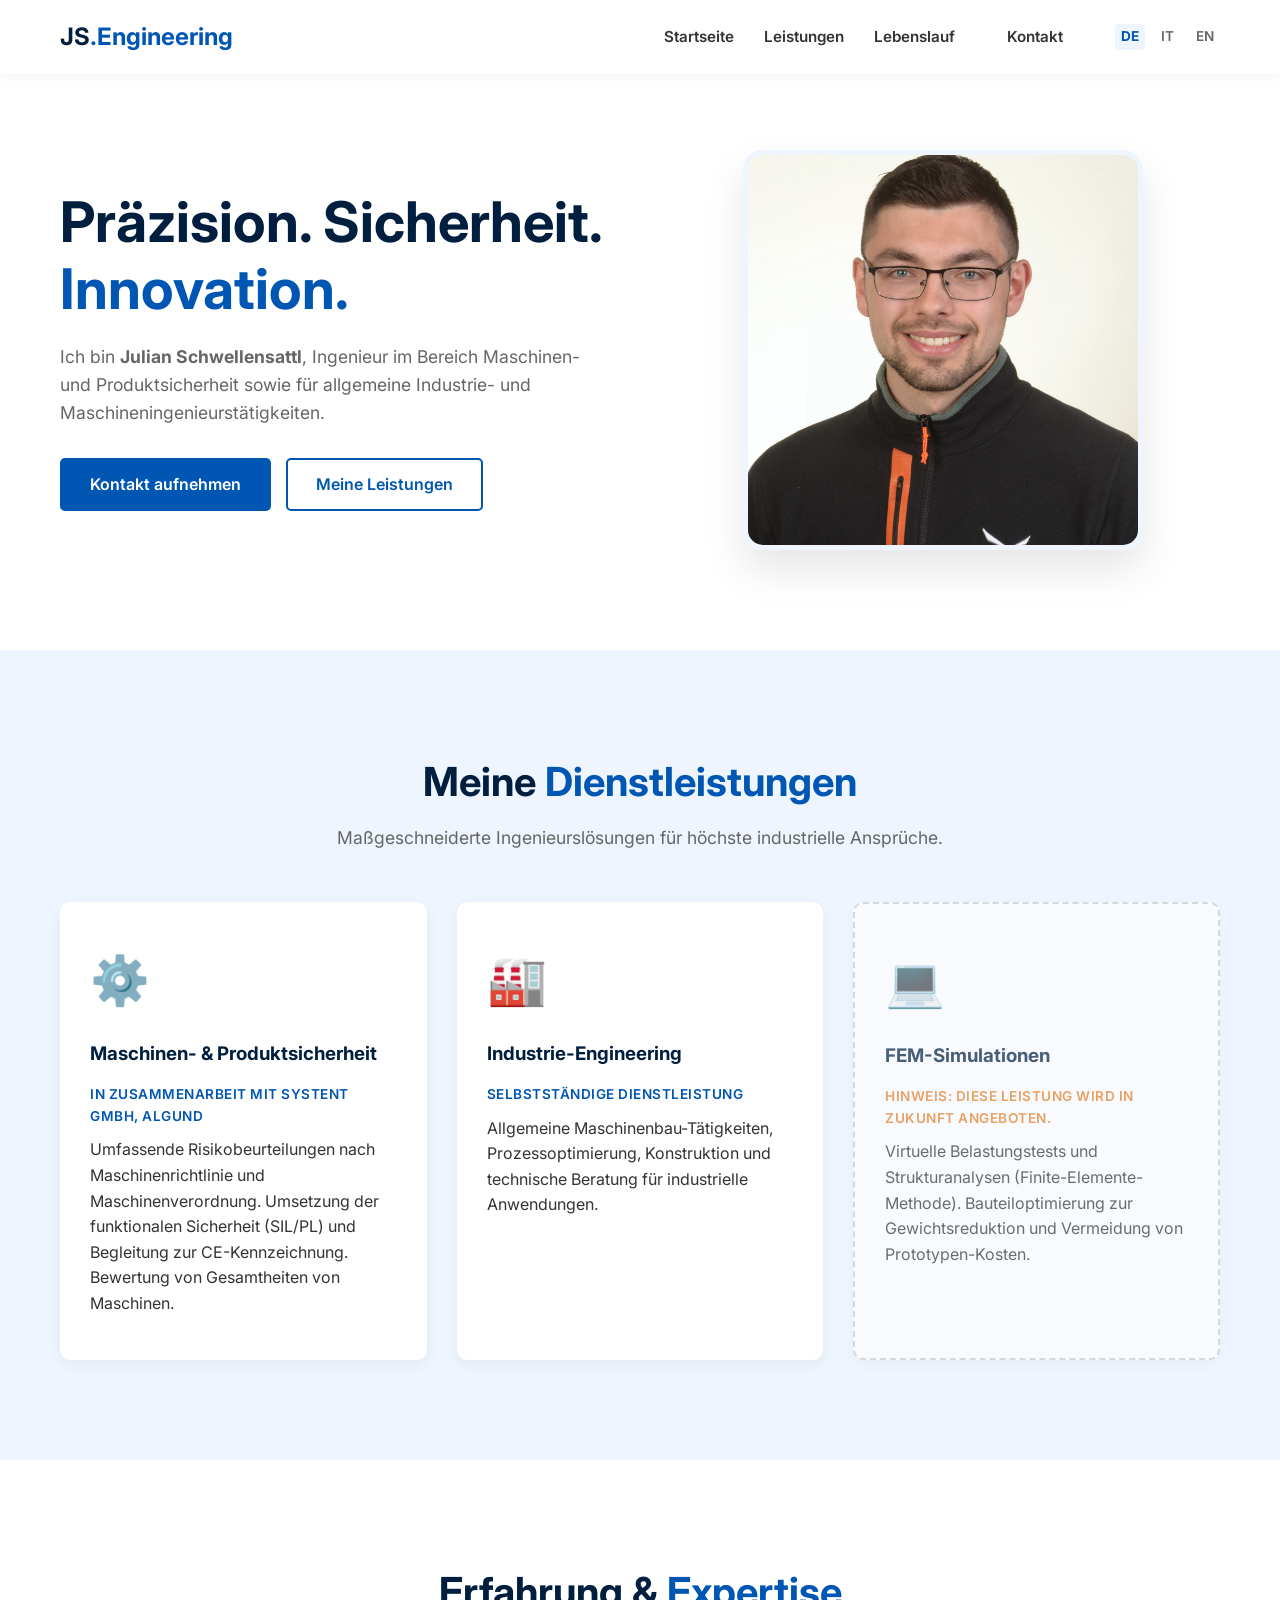
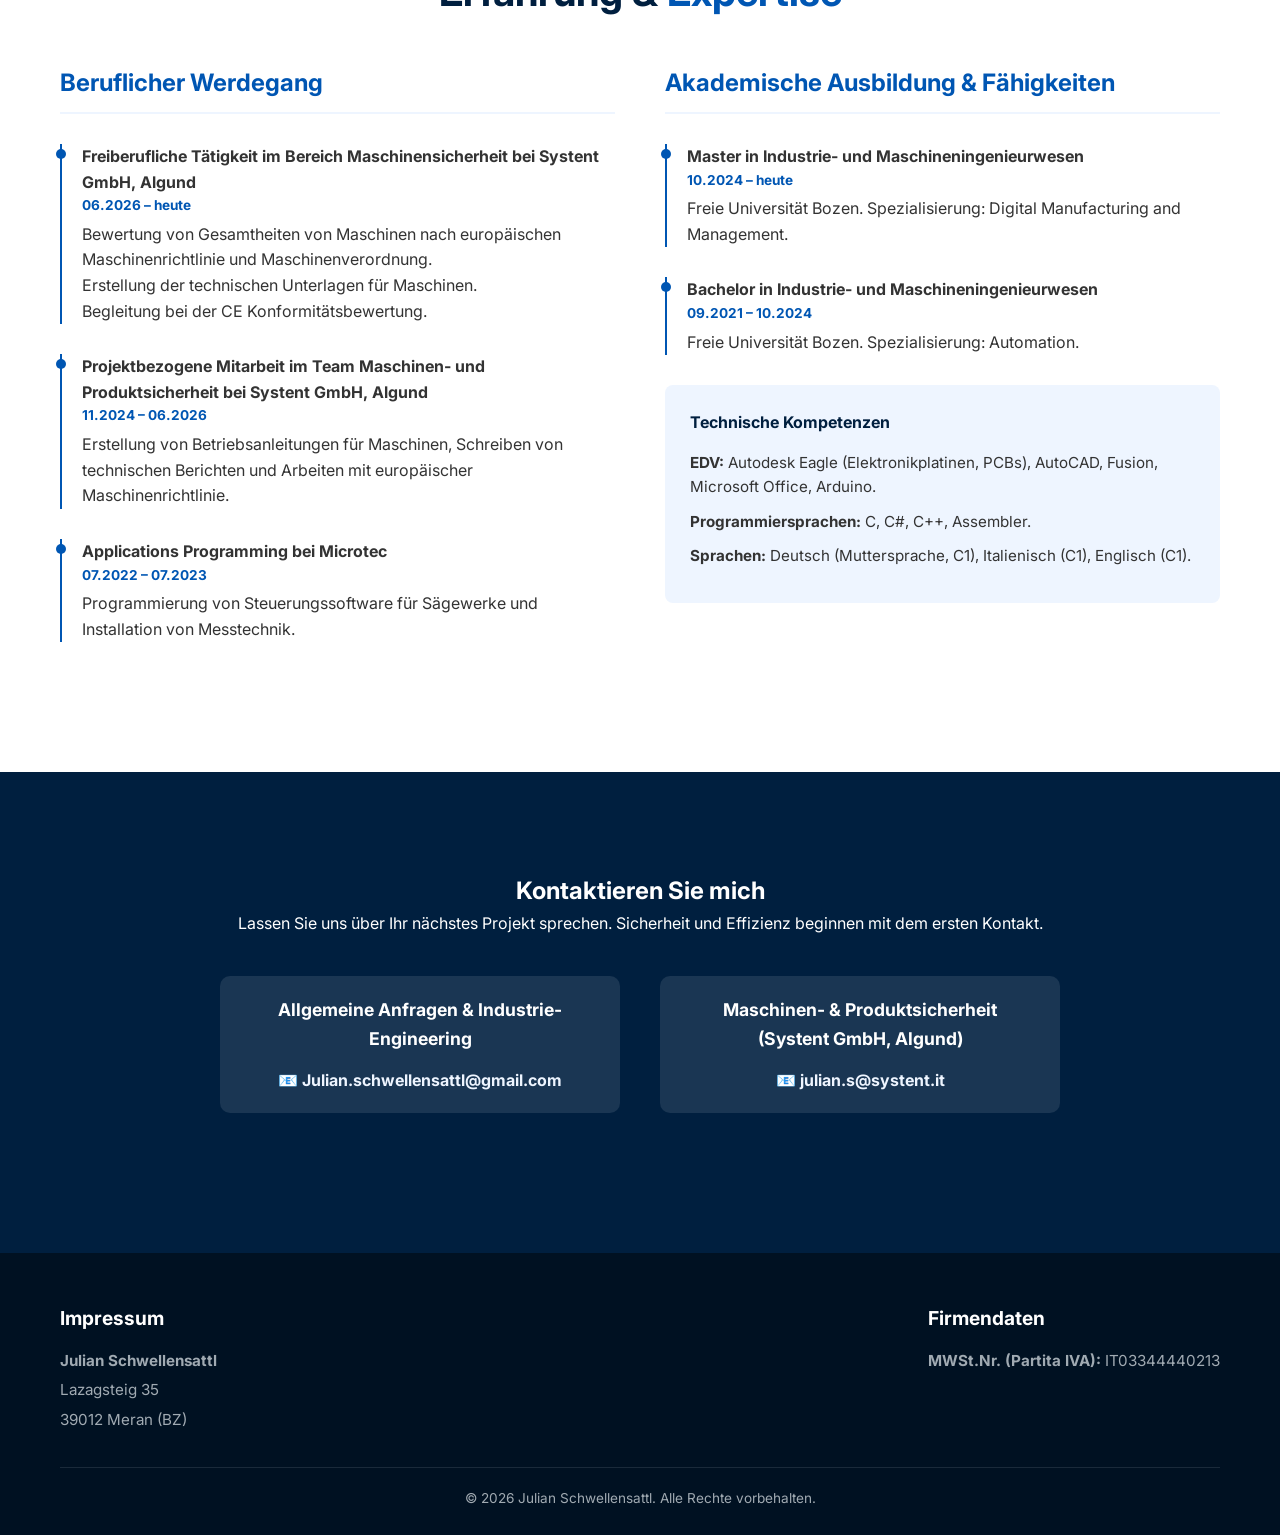
<file: index.html>
<!DOCTYPE html>
<html lang="de">
<head>
	<meta name="google-site-verification" content="HLD8cy2vvzONBcl6k59KqzrnBDxmYVXYlsPNJVeZzLU" />
    <meta charset="UTF-8">
    <meta name="viewport" content="width=device-width, initial-scale=1.0">
    
    <title>Julian Schwellensattl | Ingenieurbüro für Maschinensicherheit in Südtirol</title>
    <meta name="description" content="Freiberuflicher Ingenieur in Meran, Südtirol. Spezialisiert auf Maschinen- & Produktsicherheit, CE-Kennzeichnung, Risikobeurteilungen und Industrie-Engineering.">
    <meta name="keywords" content="Ingenieur, Maschinensicherheit, Produktsicherheit, CE-Kennzeichnung, Risikobeurteilung, Industrie-Engineering, Meran, Südtirol, Julian Schwellensattl, Systent">
    <meta name="author" content="Julian Schwellensattl">
    <meta name="robots" content="index, follow">

    <meta property="og:title" content="Julian Schwellensattl | Ingenieurbüro für Maschinensicherheit">
    <meta property="og:description" content="Spezialist für Maschinen- und Produktsicherheit in Meran. Begleitung zur CE-Kennzeichnung und Industrie-Engineering.">
    <meta property="og:type" content="website">
    <meta property="og:url" content="https://julianschwellensattl.github.io/">
    <meta property="og:image" content="https://julianschwellensattl.github.io/images/julian-schwellensattl-ingenieur-maschinensicherheit-meran.jpg">

    <link rel="stylesheet" href="style.css">
    <link href="https://fonts.googleapis.com/css2?family=Inter:wght@300;400;600;700&display=swap" rel="stylesheet">

    <script type="application/ld+json">
    {
      "@context": "https://schema.org",
      "@type": "ProfessionalService",
      "name": "Julian Schwellensattl - Ingenieurbüro",
      "image": "https://julianschwellensattl.github.io/images/julian-schwellensattl-ingenieur-maschinensicherheit-meran.jpg",
      "@id": "https://julianschwellensattl.github.io/",
      "url": "https://julianschwellensattl.github.io/",
      "address": {
        "@type": "PostalAddress",
        "streetAddress": "Lazagsteig 35",
        "addressLocality": "Meran",
        "postalCode": "39012",
        "addressRegion": "BZ",
        "addressCountry": "IT"
      },
      "geo": {
        "@type": "GeoCoordinates",
        "latitude": 46.6797,
        "longitude": 11.1595
      }
    }
    </script>
</head>
<body>

    <div class="loader-wrapper">
        <div class="loader"></div>
        <p class="loader-text">Systeme werden hochgefahren...</p>
    </div>

    <nav class="navbar">
        <div class="container nav-container">
            <div class="logo">JS<span>.Engineering</span></div>
            <div class="nav-right">
                <ul class="nav-links">
                    <li><a href="#home">Startseite</a></li>
                    <li><a href="#services">Leistungen</a></li>
                    <li><a href="#portfolio">Lebenslauf</a></li>
                    <li><a href="#contact" class="btn btn-small">Kontakt</a></li>
                </ul>
                <div class="lang-switch">
                    <a href="index.html" class="active">DE</a>
                    <a href="index-it.html">IT</a>
                    <a href="index-en.html">EN</a>
                </div>
            </div>
        </div>
    </nav>

    <header id="home" class="hero">
        <div class="container hero-container">
            <div class="hero-content">
                <h1>Präzision. Sicherheit. <br><span class="highlight">Innovation.</span></h1>
                <p>Ich bin <strong>Julian Schwellensattl</strong>, Ingenieur im Bereich Maschinen- und Produktsicherheit sowie für allgemeine Industrie- und Maschineningenieurstätigkeiten.</p>
                <div class="hero-buttons">
                    <a href="#contact" class="btn btn-primary">Kontakt aufnehmen</a>
                    <a href="#services" class="btn btn-secondary">Meine Leistungen</a>
                </div>
            </div>
            <div class="hero-image">
                <img src="images/julian-schwellensattl-ingenieur-maschinensicherheit-meran.jpg" alt="Julian Schwellensattl - Ingenieur für Maschinensicherheit in Meran">
            </div>
        </div>
    </header>

    <section id="services" class="services section-padding bg-light">
        <div class="container">
            <h2 class="section-title">Meine <span>Dienstleistungen</span></h2>
            <p class="section-subtitle">Maßgeschneiderte Ingenieurslösungen für höchste industrielle Ansprüche.</p>
            
            <div class="grid-3">
                <div class="card">
                    <div class="card-icon">⚙️</div>
                    <h3>Maschinen- & Produktsicherheit</h3>
                    <p class="note">In Zusammenarbeit mit Systent GmbH, Algund</p>
                    <p>Umfassende Risikobeurteilungen nach Maschinenrichtlinie und Maschinenverordnung. Umsetzung der funktionalen Sicherheit (SIL/PL) und Begleitung zur CE-Kennzeichnung. Bewertung von Gesamtheiten von Maschinen.</p>
                </div>
                
                <div class="card">
                    <div class="card-icon">🏭</div>
                    <h3>Industrie-Engineering</h3>
                    <p class="note">Selbstständige Dienstleistung</p>
                    <p>Allgemeine Maschinenbau-Tätigkeiten, Prozessoptimierung, Konstruktion und technische Beratung für industrielle Anwendungen.</p>
                </div>

                <div class="card placeholder-card">
                    <div class="card-icon">💻</div>
                    <h3>FEM-Simulationen</h3>
                    <p class="note warning">Hinweis: Diese Leistung wird in Zukunft angeboten.</p>
                    <p>Virtuelle Belastungstests und Strukturanalysen (Finite-Elemente-Methode). Bauteiloptimierung zur Gewichtsreduktion und Vermeidung von Prototypen-Kosten.</p>
                </div>
            </div>
        </div>
    </section>

    <section id="portfolio" class="portfolio section-padding">
        <div class="container">
            <h2 class="section-title">Erfahrung & <span>Expertise</span></h2>
            
            <div class="cv-grid">
                <div class="cv-column">
                    <h3>Beruflicher Werdegang</h3>
                    <div class="timeline">
                        <div class="timeline-item">
                            <h4>Freiberufliche Tätigkeit im Bereich Maschinensicherheit bei Systent GmbH, Algund</h4>
                            <span class="date">06.2026 – heute</span>
                            <p>Bewertung von Gesamtheiten von Maschinen nach europäischen Maschinenrichtlinie und Maschinenverordnung.</p>
                            <p>Erstellung der technischen Unterlagen für Maschinen.</p>
                            <p>Begleitung bei der CE Konformitätsbewertung.</p>
                        </div>
                        <div class="timeline-item">
                            <h4>Projektbezogene Mitarbeit im Team Maschinen- und Produktsicherheit bei Systent GmbH, Algund</h4>
                            <span class="date">11.2024 – 06.2026</span>
                            <p>Erstellung von Betriebsanleitungen für Maschinen, Schreiben von technischen Berichten und Arbeiten mit europäischer Maschinenrichtlinie.</p>
                        </div>
                        <div class="timeline-item">
                            <h4>Applications Programming bei Microtec</h4>
                            <span class="date">07.2022 – 07.2023</span>
                            <p>Programmierung von Steuerungssoftware für Sägewerke und Installation von Messtechnik.</p>
                        </div>
                    </div>
                </div>
                
                <div class="cv-column">
                    <h3>Akademische Ausbildung & Fähigkeiten</h3>
                    <div class="timeline">
                        <div class="timeline-item">
                            <h4>Master in Industrie- und Maschineningenieurwesen</h4>
                            <span class="date">10.2024 – heute</span>
                            <p>Freie Universität Bozen. Spezialisierung: Digital Manufacturing and Management.</p>
                        </div>
                        <div class="timeline-item">
                            <h4>Bachelor in Industrie- und Maschineningenieurwesen</h4>
                            <span class="date">09.2021 – 10.2024</span>
                            <p>Freie Universität Bozen. Spezialisierung: Automation.</p>
                        </div>
                    </div>
                    <div class="skills-box">
                        <h4>Technische Kompetenzen</h4>
                        <ul>
                            <li><strong>EDV:</strong> Autodesk Eagle (Elektronikplatinen, PCBs), AutoCAD, Fusion, Microsoft Office, Arduino.</li>
                            <li><strong>Programmiersprachen:</strong> C, C#, C++, Assembler.</li>
                            <li><strong>Sprachen:</strong> Deutsch (Muttersprache, C1), Italienisch (C1), Englisch (C1).</li>
                        </ul>
                    </div>
                </div>
            </div>
        </div>
    </section>

    <section id="contact" class="contact section-padding bg-dark">
        <div class="container text-center">
            <h2>Kontaktieren Sie mich</h2>
            <p>Lassen Sie uns über Ihr nächstes Projekt sprechen. Sicherheit und Effizienz beginnen mit dem ersten Kontakt.</p>
            <div class="contact-grid">
                <div class="contact-box">
                    <h3>Allgemeine Anfragen & Industrie-Engineering</h3>
                    <p>📧 <a href="mailto:Julian.schwellensattl@gmail.com" class="contact-link">Julian.schwellensattl@gmail.com</a></p>
                </div>
                <div class="contact-box">
                    <h3>Maschinen- & Produktsicherheit (Systent GmbH, Algund)</h3>
                    <p>📧 <a href="mailto:julian.s@systent.it" class="contact-link">julian.s@systent.it</a></p>
                </div>
            </div>
            </div>
        </div>
    </section>

    <footer class="footer">
        <div class="container">
            <div class="footer-grid">
                <div class="impressum">
                    <h3>Impressum</h3>
                    <p><strong>Julian Schwellensattl</strong></p>
                    <p>Lazagsteig 35</p>
                    <p>39012 Meran (BZ)</p>
                </div>
                <div class="firmendaten">
                    <h3>Firmendaten</h3>
                    <p><strong>MWSt.Nr. (Partita IVA):</strong> IT03344440213</p>
                </div>
            </div>
            <div class="footer-bottom">
                <p>&copy; 2026 Julian Schwellensattl. Alle Rechte vorbehalten.</p>
            </div>
        </div>
    </footer>

</body>
</html>
</file>
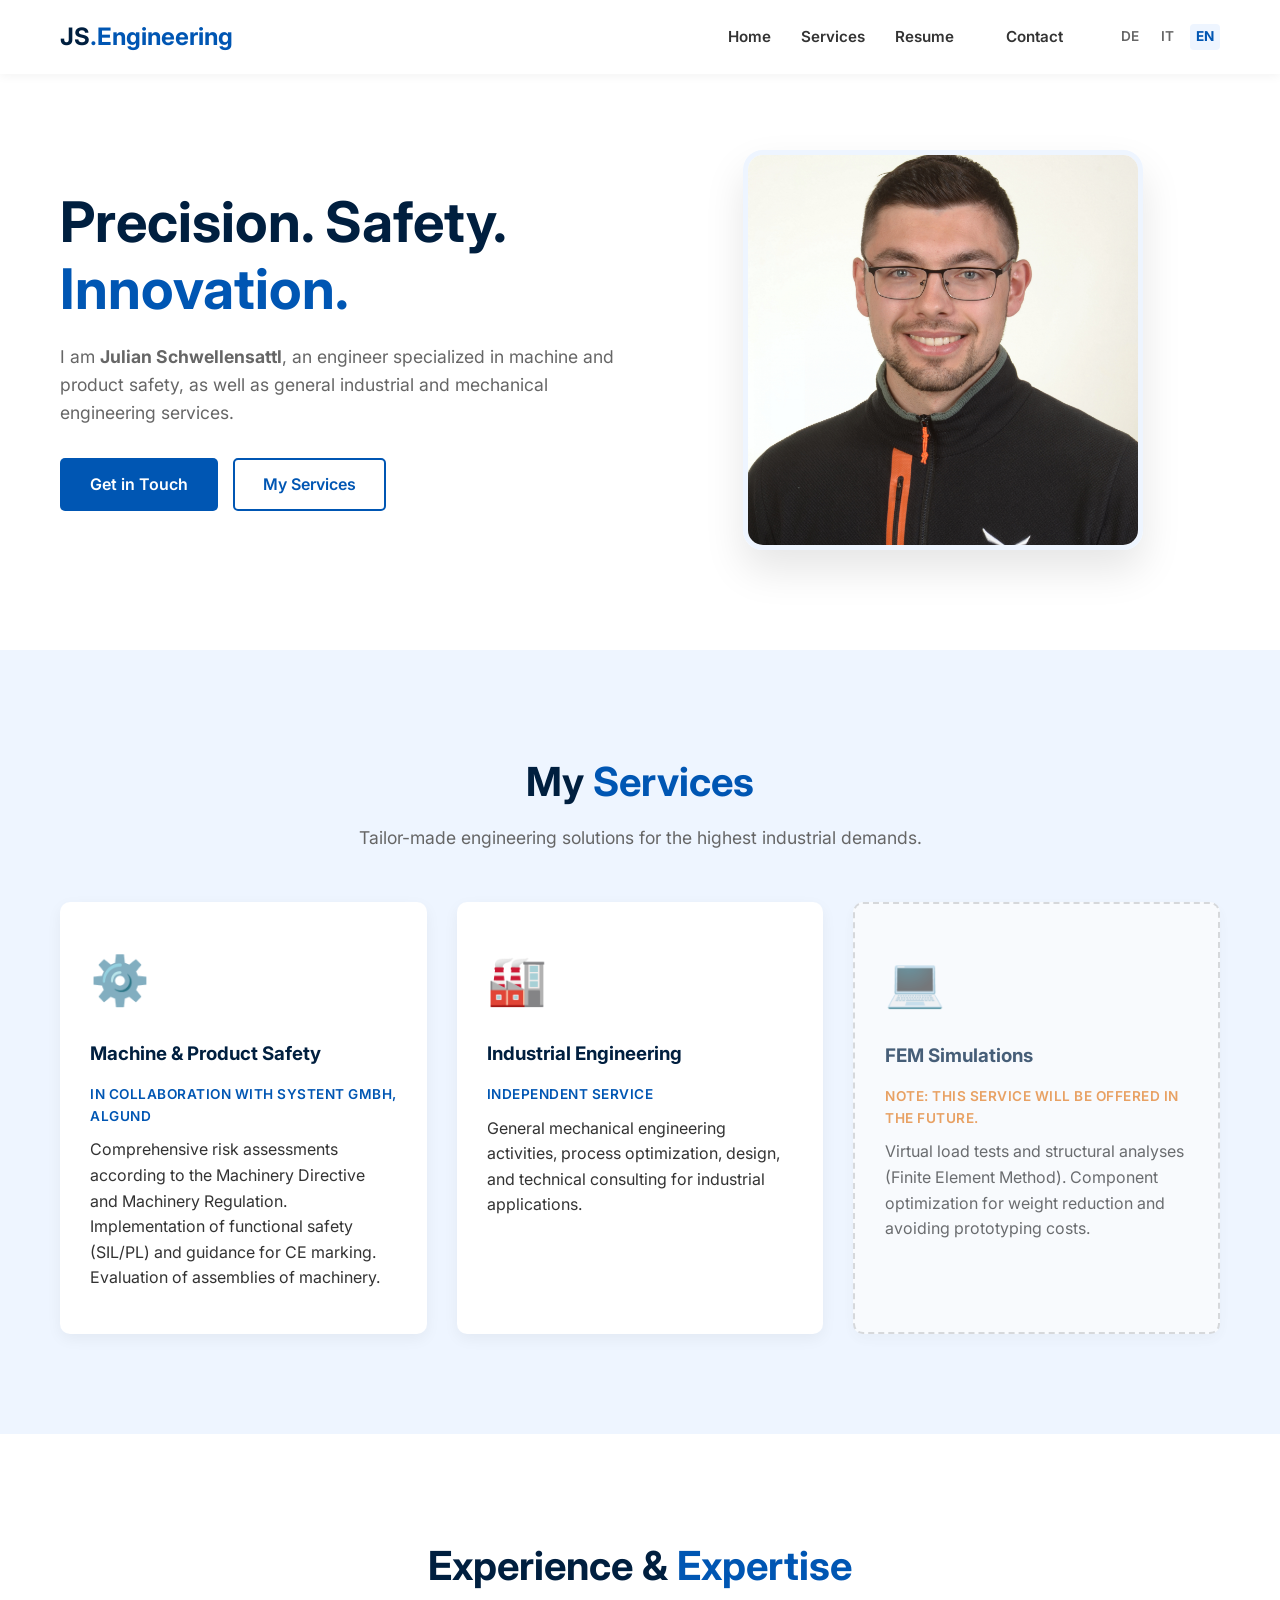
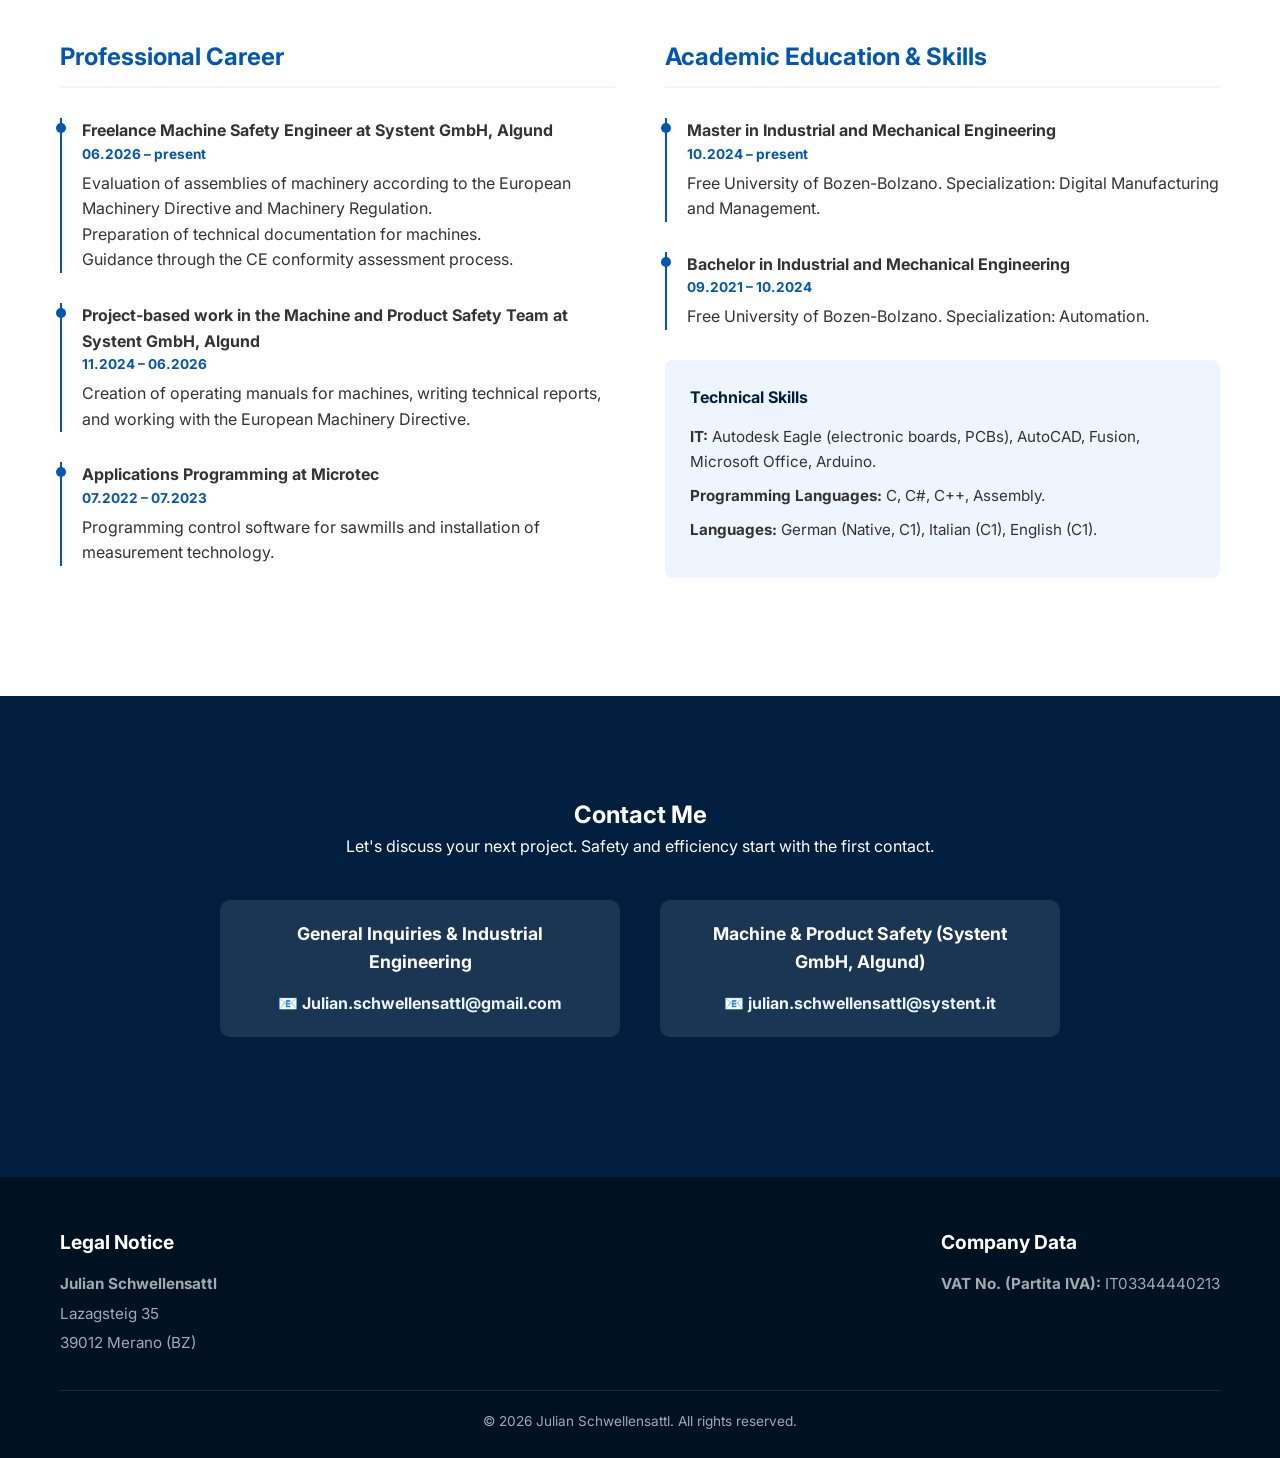
<file: index-en.html>
<!DOCTYPE html>
<html lang="en">
<head>
	<meta name="google-site-verification" content="HLD8cy2vvzONBcl6k59KqzrnBDxmYVXYlsPNJVeZzLU" />
    <meta charset="UTF-8">
    <meta name="viewport" content="width=device-width, initial-scale=1.0">
    
    <title>Julian Schwellensattl | Machine Safety Engineering Office in South Tyrol</title>
    <meta name="description" content="Freelance engineer in Merano, South Tyrol. Specialized in machine & product safety, CE marking, risk assessments, and industrial engineering.">
    <meta name="keywords" content="Engineer, Machine Safety, Product Safety, CE marking, Risk Assessment, Industrial Engineering, Merano, South Tyrol, Julian Schwellensattl, Systent">
    <meta name="author" content="Julian Schwellensattl">
    <meta name="robots" content="index, follow">

    <meta property="og:title" content="Julian Schwellensattl | Machine Safety Engineering Office">
    <meta property="og:description" content="Specialist for machine and product safety in Merano. Guidance for CE marking and industrial engineering.">
    <meta property="og:type" content="website">
    <meta property="og:url" content="https://julianschwellensattl.github.io/">
    <meta property="og:image" content="https://julianschwellensattl.github.io/images/julian-schwellensattl-ingenieur-maschinensicherheit-meran.jpg">

    <link rel="stylesheet" href="style.css">
    <link href="https://fonts.googleapis.com/css2?family=Inter:wght@300;400;600;700&display=swap" rel="stylesheet">

    <script type="application/ld+json">
    {
      "@context": "https://schema.org",
      "@type": "ProfessionalService",
      "name": "Julian Schwellensattl - Engineering Office",
      "image": "https://julianschwellensattl.github.io/images/julian-schwellensattl-ingenieur-maschinensicherheit-meran.jpg",
      "@id": "https://julianschwellensattl.github.io/",
      "url": "https://julianschwellensattl.github.io/",
      "address": {
        "@type": "PostalAddress",
        "streetAddress": "Lazagsteig 35",
        "addressLocality": "Merano",
        "postalCode": "39012",
        "addressRegion": "BZ",
        "addressCountry": "IT"
      },
      "geo": {
        "@type": "GeoCoordinates",
        "latitude": 46.6797,
        "longitude": 11.1595
      }
    }
    </script>
</head>
<body>

    <div class="loader-wrapper">
        <div class="loader"></div>
        <p class="loader-text">Starting systems...</p>
    </div>

    <nav class="navbar">
        <div class="container nav-container">
            <div class="logo">JS<span>.Engineering</span></div>
            <div class="nav-right">
                <ul class="nav-links">
                    <li><a href="#home">Home</a></li>
                    <li><a href="#services">Services</a></li>
                    <li><a href="#portfolio">Resume</a></li>
                    <li><a href="#contact" class="btn btn-small">Contact</a></li>
                </ul>
                <div class="lang-switch">
                    <a href="index.html">DE</a>
                    <a href="index-it.html">IT</a>
                    <a href="index-en.html" class="active">EN</a>
                </div>
            </div>
        </div>
    </nav>

    <header id="home" class="hero">
        <div class="container hero-container">
            <div class="hero-content">
                <h1>Precision. Safety. <br><span class="highlight">Innovation.</span></h1>
                <p>I am <strong>Julian Schwellensattl</strong>, an engineer specialized in machine and product safety, as well as general industrial and mechanical engineering services.</p>
                <div class="hero-buttons">
                    <a href="#contact" class="btn btn-primary">Get in Touch</a>
                    <a href="#services" class="btn btn-secondary">My Services</a>
                </div>
            </div>
            <div class="hero-image">
                <img src="images/julian-schwellensattl-ingenieur-maschinensicherheit-meran.jpg" alt="Julian Schwellensattl - Machine Safety Engineer in Merano">
            </div>
        </div>
    </header>

    <section id="services" class="services section-padding bg-light">
        <div class="container">
            <h2 class="section-title">My <span>Services</span></h2>
            <p class="section-subtitle">Tailor-made engineering solutions for the highest industrial demands.</p>
            
            <div class="grid-3">
                <div class="card">
                    <div class="card-icon">⚙️</div>
                    <h3>Machine & Product Safety</h3>
                    <p class="note">In collaboration with Systent GmbH, Algund</p>
                    <p>Comprehensive risk assessments according to the Machinery Directive and Machinery Regulation. Implementation of functional safety (SIL/PL) and guidance for CE marking. Evaluation of assemblies of machinery.</p>
                </div>
                
                <div class="card">
                    <div class="card-icon">🏭</div>
                    <h3>Industrial Engineering</h3>
                    <p class="note">Independent service</p>
                    <p>General mechanical engineering activities, process optimization, design, and technical consulting for industrial applications.</p>
                </div>

                <div class="card placeholder-card">
                    <div class="card-icon">💻</div>
                    <h3>FEM Simulations</h3>
                    <p class="note warning">Note: This service will be offered in the future.</p>
                    <p>Virtual load tests and structural analyses (Finite Element Method). Component optimization for weight reduction and avoiding prototyping costs.</p>
                </div>
            </div>
        </div>
    </section>

    <section id="portfolio" class="portfolio section-padding">
        <div class="container">
            <h2 class="section-title">Experience & <span>Expertise</span></h2>
            
            <div class="cv-grid">
                <div class="cv-column">
                    <h3>Professional Career</h3>
                    <div class="timeline">
                        <div class="timeline-item">
                            <h4>Freelance Machine Safety Engineer at Systent GmbH, Algund</h4>
                            <span class="date">06.2026 – present</span>
                            <p>Evaluation of assemblies of machinery according to the European Machinery Directive and Machinery Regulation.</p>
                            <p>Preparation of technical documentation for machines.</p>
                            <p>Guidance through the CE conformity assessment process.</p>
                        </div>
                        <div class="timeline-item">
                            <h4>Project-based work in the Machine and Product Safety Team at Systent GmbH, Algund</h4>
                            <span class="date">11.2024 – 06.2026</span>
                            <p>Creation of operating manuals for machines, writing technical reports, and working with the European Machinery Directive.</p>
                        </div>
                        <div class="timeline-item">
                            <h4>Applications Programming at Microtec</h4>
                            <span class="date">07.2022 – 07.2023</span>
                            <p>Programming control software for sawmills and installation of measurement technology.</p>
                        </div>
                    </div>
                </div>
                
                <div class="cv-column">
                    <h3>Academic Education & Skills</h3>
                    <div class="timeline">
                        <div class="timeline-item">
                            <h4>Master in Industrial and Mechanical Engineering</h4>
                            <span class="date">10.2024 – present</span>
                            <p>Free University of Bozen-Bolzano. Specialization: Digital Manufacturing and Management.</p>
                        </div>
                        <div class="timeline-item">
                            <h4>Bachelor in Industrial and Mechanical Engineering</h4>
                            <span class="date">09.2021 – 10.2024</span>
                            <p>Free University of Bozen-Bolzano. Specialization: Automation.</p>
                        </div>
                    </div>
                    <div class="skills-box">
                        <h4>Technical Skills</h4>
                        <ul>
                            <li><strong>IT:</strong> Autodesk Eagle (electronic boards, PCBs), AutoCAD, Fusion, Microsoft Office, Arduino.</li>
                            <li><strong>Programming Languages:</strong> C, C#, C++, Assembly.</li>
                            <li><strong>Languages:</strong> German (Native, C1), Italian (C1), English (C1).</li>
                        </ul>
                    </div>
                </div>
            </div>
        </div>
    </section>

    <section id="contact" class="contact section-padding bg-dark">
        <div class="container text-center">
            <h2>Contact Me</h2>
            <p>Let's discuss your next project. Safety and efficiency start with the first contact.</p>
            <div class="contact-grid">
                <div class="contact-box">
                    <h3>General Inquiries & Industrial Engineering</h3>
                    <p>📧 <a href="mailto:Julian.schwellensattl@gmail.com" class="contact-link">Julian.schwellensattl@gmail.com</a></p>
                </div>
                <div class="contact-box">
                    <h3>Machine & Product Safety (Systent GmbH, Algund)</h3>
                    <p>📧 <a href="mailto:julian.schwellensattl@systent.it" class="contact-link">julian.schwellensattl@systent.it</a></p>
                </div>
            </div>
        </div>
    </section>

    <footer class="footer">
        <div class="container">
            <div class="footer-grid">
                <div class="impressum">
                    <h3>Legal Notice</h3>
                    <p><strong>Julian Schwellensattl</strong></p>
                    <p>Lazagsteig 35</p>
                    <p>39012 Merano (BZ)</p>
                </div>
                <div class="firmendaten">
                    <h3>Company Data</h3>
                    <p><strong>VAT No. (Partita IVA):</strong> IT03344440213</p>
                </div>
            </div>
            <div class="footer-bottom">
                <p>&copy; 2026 Julian Schwellensattl. All rights reserved.</p>
            </div>
        </div>
    </footer>

</body>
</html>
</file>
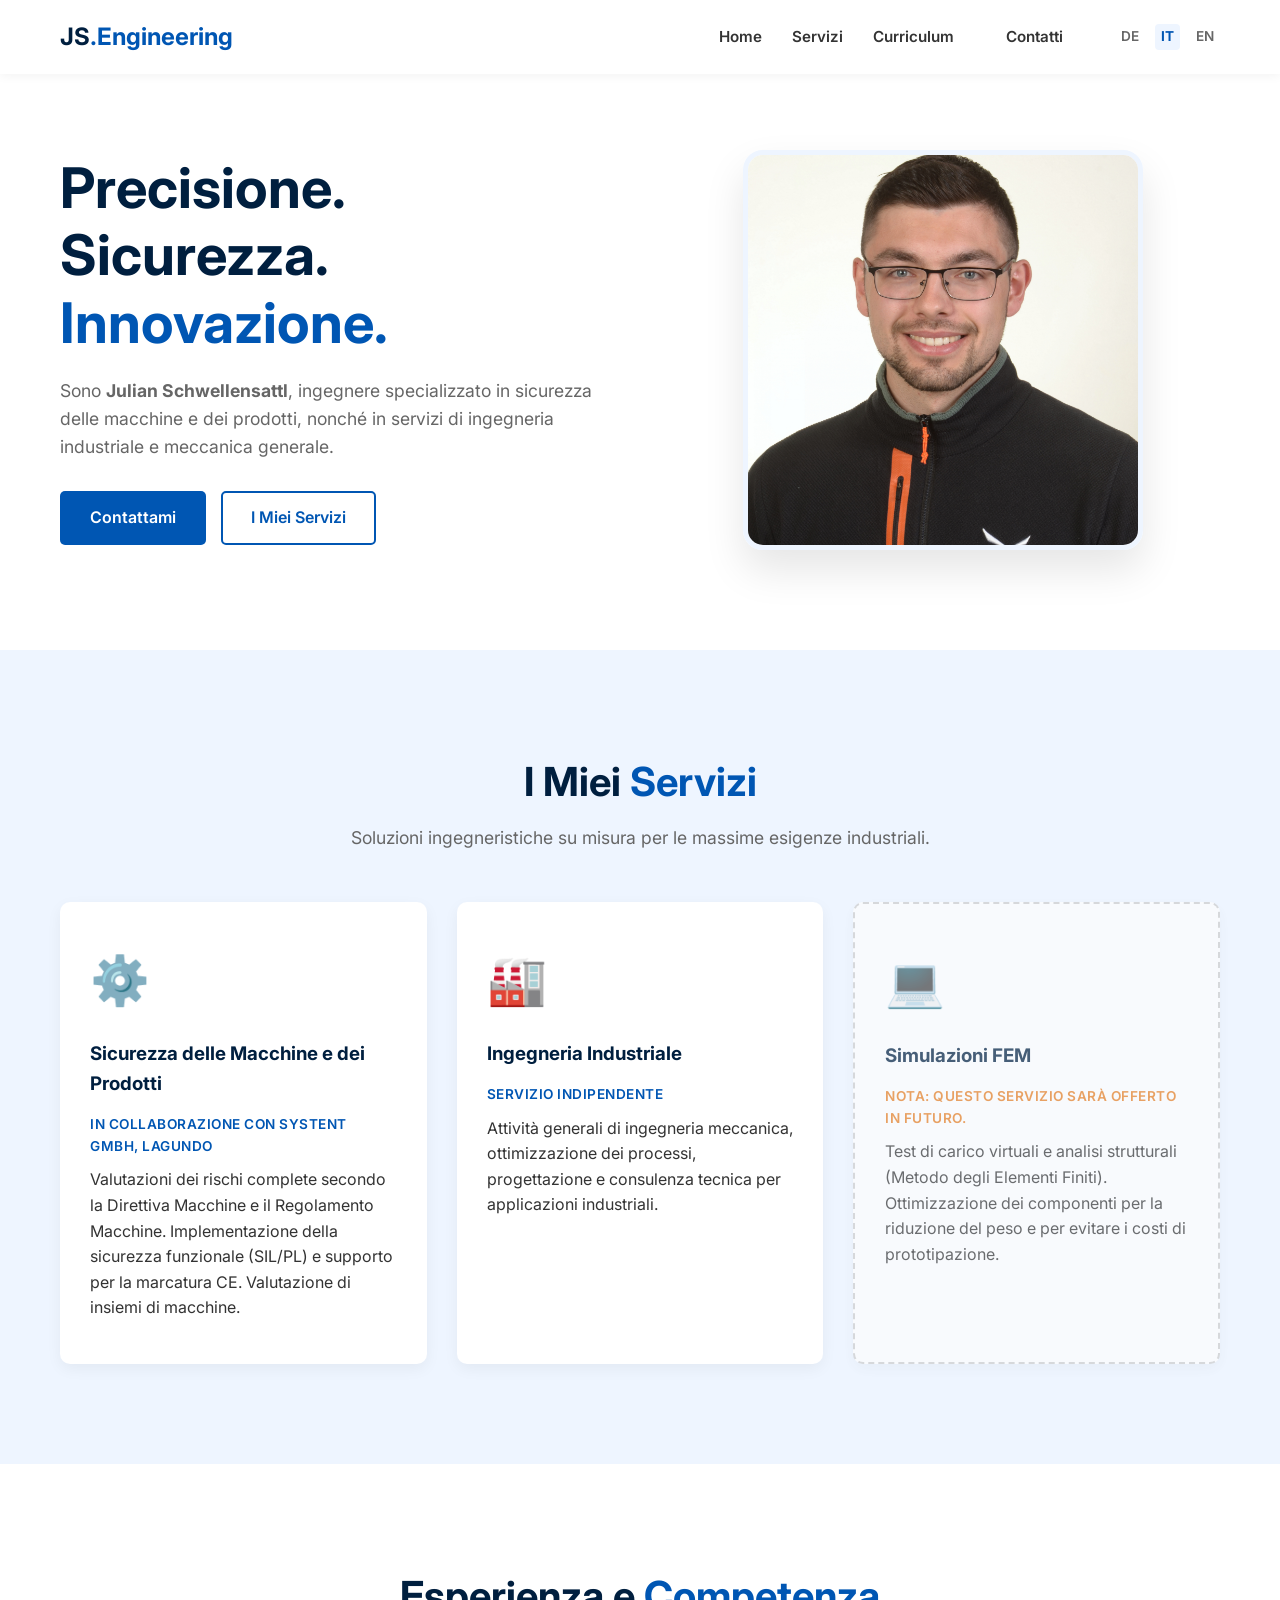
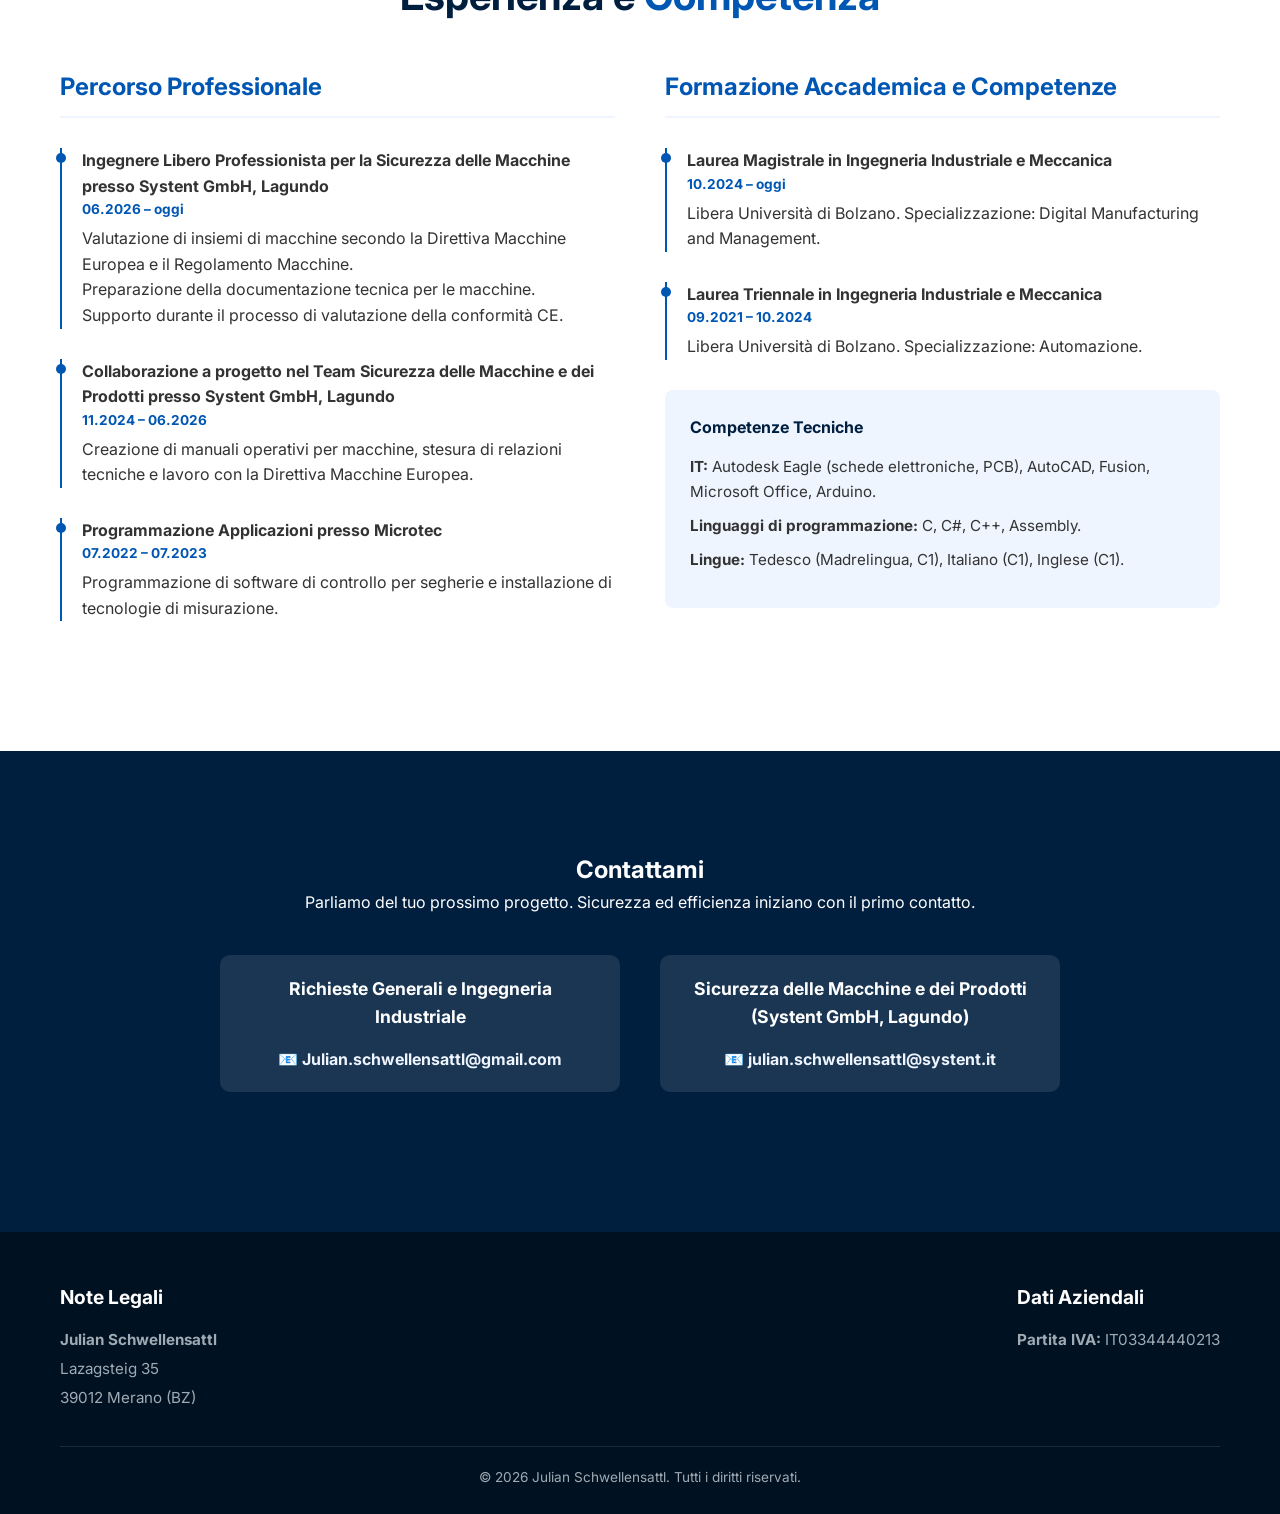
<file: index-it.html>
<!DOCTYPE html>
<html lang="it">
<head>
	<meta name="google-site-verification" content="HLD8cy2vvzONBcl6k59KqzrnBDxmYVXYlsPNJVeZzLU" />
    <meta charset="UTF-8">
    <meta name="viewport" content="width=device-width, initial-scale=1.0">
    
    <title>Julian Schwellensattl | Studio di Ingegneria per la Sicurezza delle Macchine in Alto Adige</title>
    <meta name="description" content="Ingegnere libero professionista a Merano, Alto Adige. Specializzato in sicurezza delle macchine e dei prodotti, marcatura CE, valutazioni dei rischi e ingegneria industriale.">
    <meta name="keywords" content="Ingegnere, Sicurezza Macchine, Sicurezza Prodotti, Marcatura CE, Valutazione dei Rischi, Ingegneria Industriale, Merano, Alto Adige, Julian Schwellensattl, Systent">
    <meta name="author" content="Julian Schwellensattl">
    <meta name="robots" content="index, follow">

    <meta property="og:title" content="Julian Schwellensattl | Studio di Ingegneria per la Sicurezza delle Macchine">
    <meta property="og:description" content="Specialista per la sicurezza delle macchine e dei prodotti a Merano. Supporto per la marcatura CE e ingegneria industriale.">
    <meta property="og:type" content="website">
    <meta property="og:url" content="https://julianschwellensattl.github.io/">
    <meta property="og:image" content="https://julianschwellensattl.github.io/images/julian-schwellensattl-ingenieur-maschinensicherheit-meran.jpg">

    <link rel="stylesheet" href="style.css">
    <link href="https://fonts.googleapis.com/css2?family=Inter:wght@300;400;600;700&display=swap" rel="stylesheet">

    <script type="application/ld+json">
    {
      "@context": "https://schema.org",
      "@type": "ProfessionalService",
      "name": "Julian Schwellensattl - Studio di Ingegneria",
      "image": "https://julianschwellensattl.github.io/images/julian-schwellensattl-ingenieur-maschinensicherheit-meran.jpg",
      "@id": "https://julianschwellensattl.github.io/",
      "url": "https://julianschwellensattl.github.io/",
      "address": {
        "@type": "PostalAddress",
        "streetAddress": "Lazagsteig 35",
        "addressLocality": "Merano",
        "postalCode": "39012",
        "addressRegion": "BZ",
        "addressCountry": "IT"
      },
      "geo": {
        "@type": "GeoCoordinates",
        "latitude": 46.6797,
        "longitude": 11.1595
      }
    }
    </script>
</head>
<body>

    <div class="loader-wrapper">
        <div class="loader"></div>
        <p class="loader-text">Avvio dei sistemi in corso...</p>
    </div>

    <nav class="navbar">
        <div class="container nav-container">
            <div class="logo">JS<span>.Engineering</span></div>
            <div class="nav-right">
                <ul class="nav-links">
                    <li><a href="#home">Home</a></li>
                    <li><a href="#services">Servizi</a></li>
                    <li><a href="#portfolio">Curriculum</a></li>
                    <li><a href="#contact" class="btn btn-small">Contatti</a></li>
                </ul>
                <div class="lang-switch">
                    <a href="index.html">DE</a>
                    <a href="index-it.html" class="active">IT</a>
                    <a href="index-en.html">EN</a>
                </div>
            </div>
        </div>
    </nav>

    <header id="home" class="hero">
        <div class="container hero-container">
            <div class="hero-content">
                <h1>Precisione. Sicurezza. <br><span class="highlight">Innovazione.</span></h1>
                <p>Sono <strong>Julian Schwellensattl</strong>, ingegnere specializzato in sicurezza delle macchine e dei prodotti, nonché in servizi di ingegneria industriale e meccanica generale.</p>
                <div class="hero-buttons">
                    <a href="#contact" class="btn btn-primary">Contattami</a>
                    <a href="#services" class="btn btn-secondary">I Miei Servizi</a>
                </div>
            </div>
            <div class="hero-image">
                <img src="images/julian-schwellensattl-ingenieur-maschinensicherheit-meran.jpg" alt="Julian Schwellensattl - Ingegnere per la Sicurezza delle Macchine a Merano">
            </div>
        </div>
    </header>

    <section id="services" class="services section-padding bg-light">
        <div class="container">
            <h2 class="section-title">I Miei <span>Servizi</span></h2>
            <p class="section-subtitle">Soluzioni ingegneristiche su misura per le massime esigenze industriali.</p>
            
            <div class="grid-3">
                <div class="card">
                    <div class="card-icon">⚙️</div>
                    <h3>Sicurezza delle Macchine e dei Prodotti</h3>
                    <p class="note">In collaborazione con Systent GmbH, Lagundo</p>
                    <p>Valutazioni dei rischi complete secondo la Direttiva Macchine e il Regolamento Macchine. Implementazione della sicurezza funzionale (SIL/PL) e supporto per la marcatura CE. Valutazione di insiemi di macchine.</p>
                </div>
                
                <div class="card">
                    <div class="card-icon">🏭</div>
                    <h3>Ingegneria Industriale</h3>
                    <p class="note">Servizio indipendente</p>
                    <p>Attività generali di ingegneria meccanica, ottimizzazione dei processi, progettazione e consulenza tecnica per applicazioni industriali.</p>
                </div>

                <div class="card placeholder-card">
                    <div class="card-icon">💻</div>
                    <h3>Simulazioni FEM</h3>
                    <p class="note warning">Nota: Questo servizio sarà offerto in futuro.</p>
                    <p>Test di carico virtuali e analisi strutturali (Metodo degli Elementi Finiti). Ottimizzazione dei componenti per la riduzione del peso e per evitare i costi di prototipazione.</p>
                </div>
            </div>
        </div>
    </section>

    <section id="portfolio" class="portfolio section-padding">
        <div class="container">
            <h2 class="section-title">Esperienza e <span>Competenza</span></h2>
            
            <div class="cv-grid">
                <div class="cv-column">
                    <h3>Percorso Professionale</h3>
                    <div class="timeline">
                        <div class="timeline-item">
                            <h4>Ingegnere Libero Professionista per la Sicurezza delle Macchine presso Systent GmbH, Lagundo</h4>
                            <span class="date">06.2026 – oggi</span>
                            <p>Valutazione di insiemi di macchine secondo la Direttiva Macchine Europea e il Regolamento Macchine.</p>
                            <p>Preparazione della documentazione tecnica per le macchine.</p>
                            <p>Supporto durante il processo di valutazione della conformità CE.</p>
                        </div>
                        <div class="timeline-item">
                            <h4>Collaborazione a progetto nel Team Sicurezza delle Macchine e dei Prodotti presso Systent GmbH, Lagundo</h4>
                            <span class="date">11.2024 – 06.2026</span>
                            <p>Creazione di manuali operativi per macchine, stesura di relazioni tecniche e lavoro con la Direttiva Macchine Europea.</p>
                        </div>
                        <div class="timeline-item">
                            <h4>Programmazione Applicazioni presso Microtec</h4>
                            <span class="date">07.2022 – 07.2023</span>
                            <p>Programmazione di software di controllo per segherie e installazione di tecnologie di misurazione.</p>
                        </div>
                    </div>
                </div>
                
                <div class="cv-column">
                    <h3>Formazione Accademica e Competenze</h3>
                    <div class="timeline">
                        <div class="timeline-item">
                            <h4>Laurea Magistrale in Ingegneria Industriale e Meccanica</h4>
                            <span class="date">10.2024 – oggi</span>
                            <p>Libera Università di Bolzano. Specializzazione: Digital Manufacturing and Management.</p>
                        </div>
                        <div class="timeline-item">
                            <h4>Laurea Triennale in Ingegneria Industriale e Meccanica</h4>
                            <span class="date">09.2021 – 10.2024</span>
                            <p>Libera Università di Bolzano. Specializzazione: Automazione.</p>
                        </div>
                    </div>
                    <div class="skills-box">
                        <h4>Competenze Tecniche</h4>
                        <ul>
                            <li><strong>IT:</strong> Autodesk Eagle (schede elettroniche, PCB), AutoCAD, Fusion, Microsoft Office, Arduino.</li>
                            <li><strong>Linguaggi di programmazione:</strong> C, C#, C++, Assembly.</li>
                            <li><strong>Lingue:</strong> Tedesco (Madrelingua, C1), Italiano (C1), Inglese (C1).</li>
                        </ul>
                    </div>
                </div>
            </div>
        </div>
    </section>

    <section id="contact" class="contact section-padding bg-dark">
        <div class="container text-center">
            <h2>Contattami</h2>
            <p>Parliamo del tuo prossimo progetto. Sicurezza ed efficienza iniziano con il primo contatto.</p>
            <div class="contact-grid">
                <div class="contact-box">
                    <h3>Richieste Generali e Ingegneria Industriale</h3>
                    <p>📧 <a href="mailto:Julian.schwellensattl@gmail.com" class="contact-link">Julian.schwellensattl@gmail.com</a></p>
                </div>
                <div class="contact-box">
                    <h3>Sicurezza delle Macchine e dei Prodotti (Systent GmbH, Lagundo)</h3>
                    <p>📧 <a href="mailto:julian.schwellensattl@systent.it" class="contact-link">julian.schwellensattl@systent.it</a></p>
                </div>
            </div>
            </div>
        </div>
    </section>

    <footer class="footer">
        <div class="container">
            <div class="footer-grid">
                <div class="impressum">
                    <h3>Note Legali</h3>
                    <p><strong>Julian Schwellensattl</strong></p>
                    <p>Lazagsteig 35</p>
                    <p>39012 Merano (BZ)</p>
                </div>
                <div class="firmendaten">
                    <h3>Dati Aziendali</h3>
                    <p><strong>Partita IVA:</strong> IT03344440213</p>
                </div>
            </div>
            <div class="footer-bottom">
                <p>&copy; 2026 Julian Schwellensattl. Tutti i diritti riservati.</p>
            </div>
        </div>
    </footer>

</body>
</html>
</file>
<file: style.css>
/* ================= VARIABLES & RESET ================= */
:root {
    --primary-blue: #0056b3;
    --light-blue: #eef5ff;
    --accent-blue: #3388ff;
    --dark-blue: #001f3f;
    --text-main: #333333;
    --text-light: #666666;
    --bg-white: #ffffff;
    --transition: all 0.3s ease;
}

* {
    margin: 0;
    padding: 0;
    box-sizing: border-box;
    font-family: 'Inter', sans-serif;
    scroll-behavior: smooth;
}

body {
    color: var(--text-main);
    line-height: 1.6;
    overflow-x: hidden;
}

/* ================= LOADER (Lade-Effekt) ================= */
.loader-wrapper {
    position: fixed;
    top: 0;
    left: 0;
    width: 100vw;
    height: 100vh;
    background-color: var(--primary-blue);
    display: flex;
    flex-direction: column;
    justify-content: center;
    align-items: center;
    z-index: 9999;
    animation: fadeOut 1s ease-in-out 1.5s forwards;
}

.loader {
    border: 5px solid rgba(255, 255, 255, 0.3);
    border-top: 5px solid #fff;
    border-radius: 50%;
    width: 50px;
    height: 50px;
    animation: spin 1s linear infinite;
}

.loader-text {
    color: #fff;
    margin-top: 15px;
    font-weight: 300;
    letter-spacing: 1px;
}

@keyframes spin {
    0% { transform: rotate(0deg); }
    100% { transform: rotate(360deg); }
}

@keyframes fadeOut {
    100% { opacity: 0; visibility: hidden; }
}

/* ================= TYPOGRAPHY & LAYOUT ================= */
.container {
    max-width: 1200px;
    margin: 0 auto;
    padding: 0 20px;
}

.section-padding {
    padding: 100px 0;
}

.section-title {
    font-size: 2.5rem;
    text-align: center;
    margin-bottom: 10px;
    color: var(--dark-blue);
}

.section-title span {
    color: var(--primary-blue);
}

.section-subtitle {
    text-align: center;
    color: var(--text-light);
    margin-bottom: 50px;
    font-size: 1.1rem;
}

.bg-light { background-color: var(--light-blue); }
.bg-dark { background-color: var(--dark-blue); color: #fff; }
.bg-dark h2 { color: #fff; }
.text-center { text-align: center; }
.mt-1 { margin-top: 1rem; }

/* ================= BUTTONS ================= */
.btn {
    display: inline-block;
    padding: 12px 28px;
    border-radius: 5px;
    text-decoration: none;
    font-weight: 600;
    transition: var(--transition);
    cursor: pointer;
    border: 2px solid transparent;
}

.btn-small { padding: 8px 20px; }

.btn-primary {
    background-color: var(--primary-blue);
    color: var(--bg-white);
}

.btn-primary:hover {
    background-color: var(--accent-blue);
    transform: translateY(-2px);
    box-shadow: 0 4px 10px rgba(0, 86, 179, 0.3);
}

.btn-secondary {
    background-color: transparent;
    color: var(--primary-blue);
    border-color: var(--primary-blue);
}

.btn-secondary:hover {
    background-color: var(--primary-blue);
    color: var(--bg-white);
}

/* ================= NAVIGATION ================= */
.navbar {
    position: fixed;
    top: 0;
    width: 100%;
    background: rgba(255, 255, 255, 0.95);
    backdrop-filter: blur(5px);
    box-shadow: 0 2px 10px rgba(0,0,0,0.05);
    z-index: 1000;
    padding: 15px 0;
}

.nav-container {
    display: flex;
    justify-content: space-between;
    align-items: center;
}

.logo {
    font-size: 1.5rem;
    font-weight: 700;
    color: var(--dark-blue);
}

.logo span { color: var(--primary-blue); }

.nav-links {
    display: flex;
    list-style: none;
    align-items: center;
}

.nav-links li { margin-left: 30px; }

.nav-links a {
    text-decoration: none;
    color: var(--text-main);
    font-weight: 600;
    font-size: 0.95rem;
    transition: var(--transition);
}

.nav-links a:hover { color: var(--primary-blue); }

.nav-right {
    display: flex;
    align-items: center;
    gap: 30px;
}

.lang-switch {
    display: flex;
    gap: 10px;
    align-items: center;
}

.lang-switch a {
    text-decoration: none;
    color: var(--text-light);
    font-size: 0.85rem;
    font-weight: 600;
    padding: 2px 6px;
    border-radius: 4px;
    transition: var(--transition);
}

.lang-switch a:hover {
    color: var(--primary-blue);
    background-color: var(--light-blue);
}

.lang-switch a.active {
    color: var(--primary-blue);
    background-color: var(--light-blue);
    font-weight: 700;
}

/* ================= HERO SECTION ================= */
.hero {
    padding-top: 150px;
    padding-bottom: 100px;
}

.hero-container {
    display: flex;
    align-items: center;
    justify-content: space-between;
    gap: 50px;
}

.hero-content {
    flex: 1;
}

.hero-content h1 {
    font-size: 3.5rem;
    line-height: 1.2;
    margin-bottom: 20px;
    color: var(--dark-blue);
}

.highlight { color: var(--primary-blue); }

.hero-content p {
    font-size: 1.1rem;
    color: var(--text-light);
    margin-bottom: 30px;
}

.hero-buttons {
    display: flex;
    gap: 15px;
}

.hero-image {
    flex: 1;
    display: flex;
    justify-content: center;
}

.hero-image img {
    max-width: 100%;
    width: 400px;
    height: 400px;
    object-fit: cover;
    border-radius: 20px;
    box-shadow: 0 20px 40px rgba(0,0,0,0.1);
    border: 5px solid var(--light-blue);
}

/* ================= SERVICES ================= */
.grid-3 {
    display: grid;
    grid-template-columns: repeat(3, 1fr);
    gap: 30px;
}

.card {
    background: var(--bg-white);
    padding: 40px 30px;
    border-radius: 10px;
    box-shadow: 0 5px 15px rgba(0,0,0,0.05);
    transition: var(--transition);
    border-bottom: 3px solid transparent;
}

.card:hover {
    transform: translateY(-10px);
    border-bottom: 3px solid var(--primary-blue);
    box-shadow: 0 15px 30px rgba(0,86,179,0.1);
}

.card-icon {
    font-size: 3rem;
    margin-bottom: 20px;
}

.card h3 {
    margin-bottom: 15px;
    color: var(--dark-blue);
}

/* ================= CV & PORTFOLIO ================= */
.cv-grid {
    display: grid;
    grid-template-columns: 1fr 1fr;
    gap: 50px;
    margin-top: 40px;
}

.cv-column h3 {
    margin-bottom: 30px;
    font-size: 1.5rem;
    color: var(--primary-blue);
    border-bottom: 2px solid var(--light-blue);
    padding-bottom: 10px;
}

.timeline-item {
    position: relative;
    padding-left: 20px;
    margin-bottom: 30px;
    border-left: 2px solid var(--primary-blue);
}

.timeline-item::before {
    content: '';
    position: absolute;
    left: -6px;
    top: 5px;
    width: 10px;
    height: 10px;
    background: var(--primary-blue);
    border-radius: 50%;
}

.date {
    display: block;
    font-size: 0.85rem;
    color: var(--primary-blue);
    margin-bottom: 5px;
    font-weight: bold;
}

.project-item {
    background: var(--light-blue);
    padding: 20px;
    border-radius: 8px;
    margin-bottom: 20px;
}

.project-item h4 {
    margin-bottom: 10px;
    color: var(--dark-blue);
}

/* ================= CONTACT ================= */
.contact-info {
    margin: 30px 0;
    font-size: 1.2rem;
    color: #ddd;
}

/* ================= FOOTER ================= */
footer {
    background: #001122;
    color: #888;
    padding: 20px 0;
    font-size: 0.9rem;
}

footer a {
    color: #888;
    text-decoration: none;
}

footer a:hover {
    color: #fff;
}

/* ================= RESPONSIVE ================= */
@media (max-width: 900px) {
    .hero-container, .cv-grid {
        flex-direction: column;
        grid-template-columns: 1fr;
    }
    .grid-3 {
        grid-template-columns: 1fr;
    }
    .nav-links {
        display: none; /* Für Mobile bräuchte man hier ein Hamburger-Menü */
    }
    .hero {
        text-align: center;
    }
    .hero-buttons {
        justify-content: center;
    }
}

/* ================= ERGÄNZUNGEN ================= */

/* Hinweise und Platzhalter */
.note {
    font-size: 0.85rem;
    font-weight: 600;
    color: var(--primary-blue);
    margin-bottom: 10px;
    text-transform: uppercase;
    letter-spacing: 0.5px;
}

.warning {
    color: #e67e22;
}

.placeholder-card {
    opacity: 0.7;
    background-color: #fdfdfd;
    border: 2px dashed #ccc;
}

.placeholder-card:hover {
    transform: none;
    box-shadow: none;
    border-color: #e67e22;
}

/* Skills Box im CV */
.skills-box {
    background: var(--light-blue);
    padding: 25px;
    border-radius: 8px;
    margin-top: 30px;
}

.skills-box h4 {
    color: var(--dark-blue);
    margin-bottom: 15px;
}

.skills-box ul {
    list-style-type: none;
}

.skills-box li {
    margin-bottom: 10px;
    font-size: 0.95rem;
}

/* Kontakt Grid */
.contact-grid {
    display: flex;
    justify-content: center;
    gap: 40px;
    margin: 40px 0;
    flex-wrap: wrap;
}

.contact-box {
    background: rgba(255, 255, 255, 0.1);
    padding: 20px 30px;
    border-radius: 10px;
    flex: 1;
    min-width: 250px;
    max-width: 400px;
}

.contact-box h3 {
    font-size: 1.1rem;
    margin-bottom: 15px;
    color: #fff;
}

.contact-link {
    color: var(--light-blue);
    text-decoration: none;
    font-weight: bold;
}

.contact-link:hover {
    color: #fff;
    text-decoration: underline;
}

.contact-phone {
    font-size: 1.3rem;
    margin-top: 20px;
}

/* Impressum & Footer Update */
.footer {
    background: #001122;
    color: #a0aab2;
    padding: 50px 0 20px 0;
    font-size: 0.95rem;
}

.footer-grid {
    display: flex;
    justify-content: space-between;
    border-bottom: 1px solid #1a2a3a;
    padding-bottom: 30px;
    margin-bottom: 20px;
    flex-wrap: wrap;
    gap: 30px;
}

.impressum h3, .firmendaten h3 {
    color: #ffffff;
    margin-bottom: 15px;
    font-size: 1.2rem;
}

.footer p {
    margin-bottom: 5px;
}

.footer-bottom {
    text-align: center;
    font-size: 0.85rem;
}

@media (max-width: 768px) {
    .contact-grid, .footer-grid {
        flex-direction: column;
        align-items: center;
        text-align: center;
    }
}
</file>
